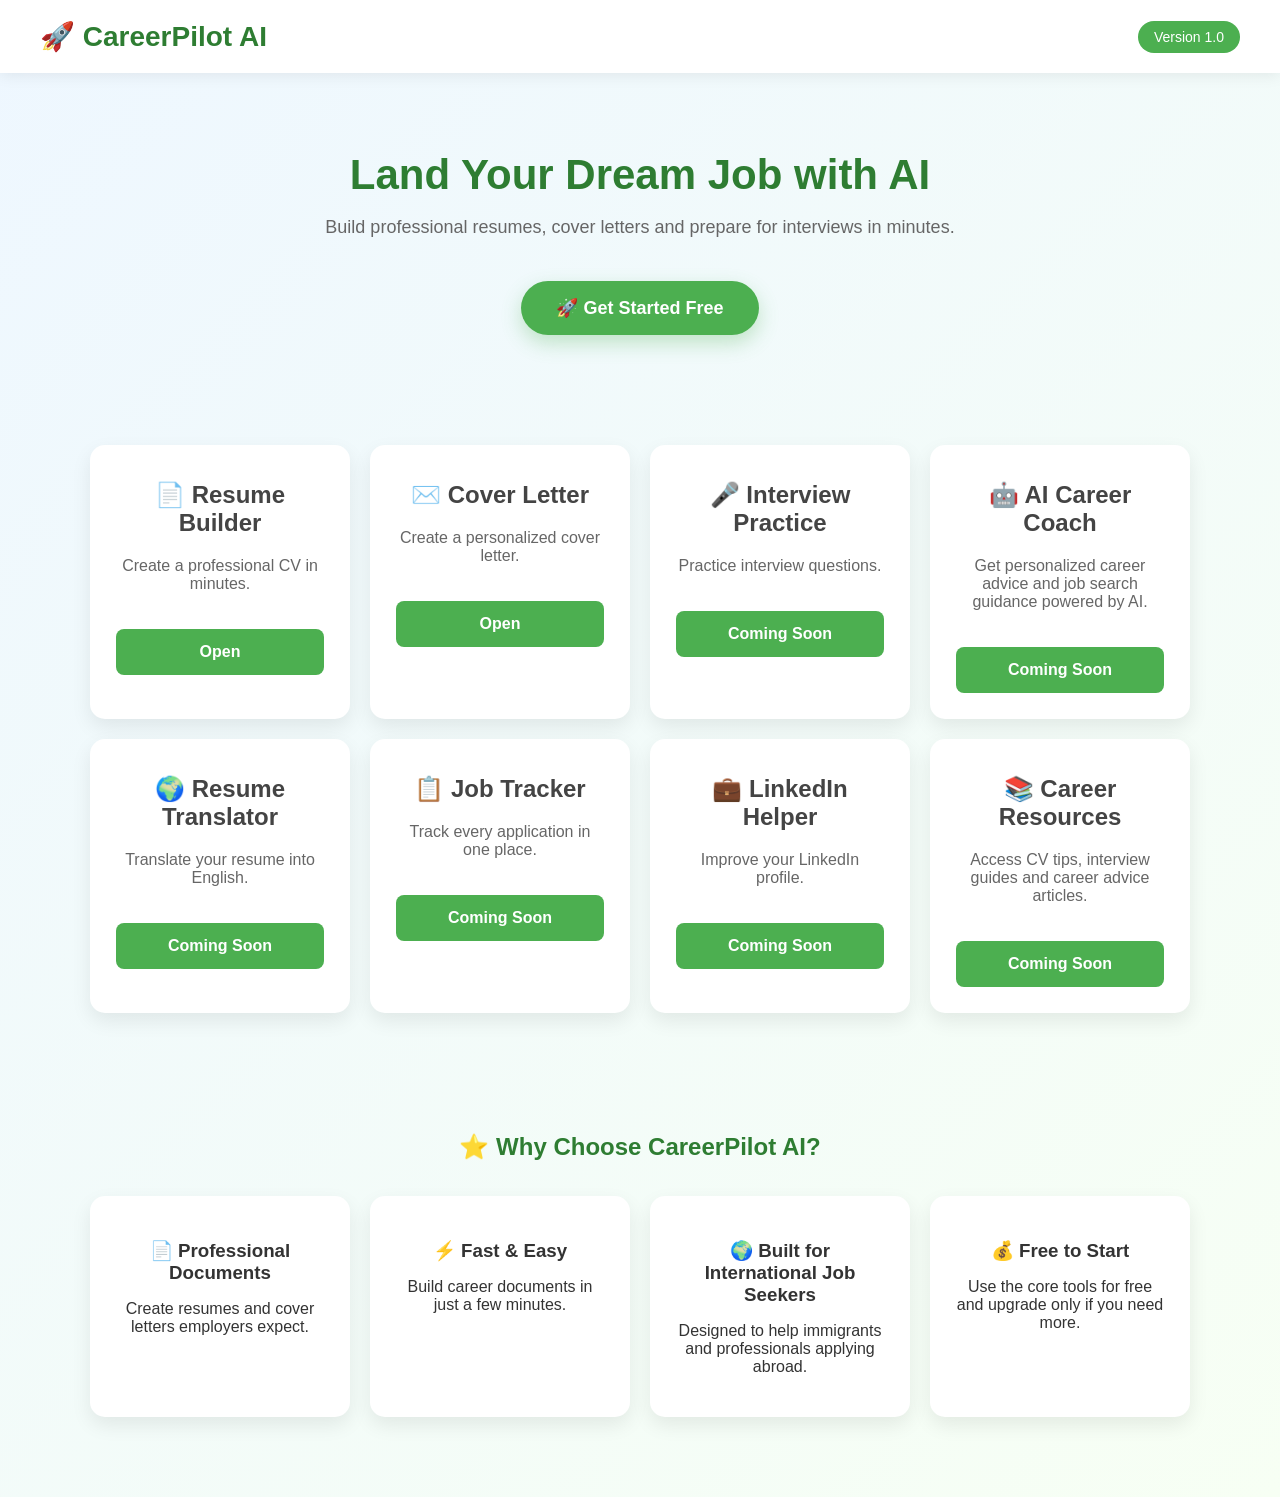
<file: index.html>
<!DOCTYPE html>
<html lang="en">

<head>
<meta charset="UTF-8">
<meta name="viewport" content="width=device-width, initial-scale=1.0">

<title>CareerPilot AI</title>

<link rel="stylesheet" href="./css/style.css?v=2">

<style>

.hero{
    text-align:center;
    padding:50px 20px;
}

.hero h1{
    font-size:42px;
    margin-bottom:10px;
}

.hero p{
    color:#666;
    font-size:18px;
}

.dashboard{
    display:grid;
    grid-template-columns:repeat(auto-fit,minmax(250px,1fr));
    gap:20px;
    max-width:1100px;
    margin:40px auto;
    padding:20px;
}

.tool{
    background:white;
    border-radius:15px;
    padding:25px;
    text-align:center;
    box-shadow:0 8px 20px rgba(0,0,0,.08);
    transition:.3s;
}

.tool:hover{
    transform:translateY(-5px);
}

.tool h2{
    margin-top:10px;
}

.tool p{
    color:#666;
}

.tool button{
    margin-top:20px;
    width:100%;
}

footer{
    text-align:center;
    margin:40px;
    color:#888;
}

</style>

</head>

<body>

<nav class="navbar">

<div class="logo">
🚀 CareerPilot AI
</div>

<div class="version">
Version 1.0
</div>

</nav>

<div class="hero">

<h1>Land Your Dream Job with AI</h1>

<p>
Build professional resumes, cover letters and prepare for interviews in minutes.
</p>
<button class="main-button" onclick="window.location.href='pages/resume.html'">
🚀 Get Started Free
</button>
</div>



</div>

<div class="dashboard">

<div class="tool">
<h2>📄 Resume Builder</h2>
<p>Create a professional CV in minutes.</p>
<button onclick="window.location.href='pages/resume.html'">Open</button>
</div>

<div class="tool">
<h2>✉️ Cover Letter</h2>
<p>Create a personalized cover letter.</p>
<button onclick="window.location.href='pages/cover-letter.html'">Open</button>
</div>

<div class="tool">
<h2>🎤 Interview Practice</h2>
<p>Practice interview questions.</p>
<button disabled>Coming Soon</button>
</div>
<div class="tool">
<h2>🤖 AI Career Coach</h2>

<p>
Get personalized career advice and job search guidance powered by AI.
</p>

<button disabled>Coming Soon</button>
</div>
<div class="tool">
<h2>🌍 Resume Translator</h2>
<p>Translate your resume into English.</p>
<button disabled>Coming Soon</button>
</div>

<div class="tool">
<h2>📋 Job Tracker</h2>
<p>Track every application in one place.</p>
<button disabled>Coming Soon</button>
</div>

<div class="tool">
<h2>💼 LinkedIn Helper</h2>
<p>Improve your LinkedIn profile.</p>
<button disabled>Coming Soon</button>
</div>

<div class="tool">
<h2>📚 Career Resources</h2>

<p>
Access CV tips, interview guides and career advice articles.
</p>

<button disabled>Coming Soon</button>
</div>
</div>

<section class="why">

<h2>⭐ Why Choose CareerPilot AI?</h2>

<div class="why-grid">

<div class="why-card">
<h3>📄 Professional Documents</h3>
<p>Create resumes and cover letters employers expect.</p>
</div>

<div class="why-card">
<h3>⚡ Fast & Easy</h3>
<p>Build career documents in just a few minutes.</p>
</div>

<div class="why-card">
<h3>🌍 Built for International Job Seekers</h3>
<p>Designed to help immigrants and professionals applying abroad.</p>
</div>

<div class="why-card">
<h3>💰 Free to Start</h3>
<p>Use the core tools for free and upgrade only if you need more.</p>
</div>

</div>

</section>
</file>
<file: css/style.css>
/* CareerPilot AI Global Styles */

body{
    margin:0;
    font-family:Arial, Helvetica, sans-serif;
    background:#f4f6f9;
    color:#333;
}

.container{
    width:90%;
    max-width:900px;
    margin:40px auto;
    background:white;
    padding:30px;
    border-radius:12px;
    box-shadow:0 0 20px rgba(0,0,0,.1);
}

.top{
    display:flex;
    justify-content:space-between;
    align-items:center;
    margin-bottom:20px;
}

h1{
    color:#2e7d32;
}

h2{
    color:#444;
}

input,
textarea{
    width:100%;
    padding:12px;
    margin-top:10px;
    margin-bottom:20px;
    font-size:16px;
    border:1px solid #ccc;
    border-radius:8px;
    box-sizing:border-box;
}

textarea{
    min-height:120px;
}

button{
    background:#4CAF50;
    color:white;
    border:none;
    padding:14px 28px;
    font-size:16px;
    border-radius:8px;
    cursor:pointer;
    transition:0.3s;
}

button:hover{
    background:#388e3c;
}

.primary{
    background:#4CAF50;
}

.secondary{
    background:#2196F3;
}

.warning{
    background:#ff9800;
}

.card{
    background:white;
    padding:25px;
    border-radius:12px;
    box-shadow:0 0 15px rgba(0,0,0,.08);
}

footer{
    text-align:center;
    margin-top:40px;
    color:#777;
}
/* ===========================
   Mobile Responsive Design
=========================== */

@media screen and (max-width: 768px){

.container{
    width:95%;
    margin:20px auto;
    padding:20px;
}

.top{
    flex-direction:column;
    gap:15px;
    text-align:center;
}

.hero h1{
    font-size:30px;
}

.hero p{
    font-size:16px;
}

.dashboard{
    display:grid;
    grid-template-columns:repeat(auto-fit, minmax(280px, 1fr));
    gap:30px;
    max-width:1200px;
    margin:60px auto;
    padding:0 20px;
}

.tool{
    background:white;
    border-radius:20px;
    padding:30px;
    text-align:center;
    box-shadow:0 10px 25px rgba(0,0,0,.08);
    transition:.3s;
}

button{
    width:100%;
    margin-top:12px;
}

input,
textarea{
    font-size:16px;
}

}
/* =======================
   Lesson 23
======================= */

body{
    background:linear-gradient(135deg,#eef7ff,#f7fff4);
}

.navbar{

display:flex;
justify-content:space-between;
align-items:center;

padding:20px 40px;

background:white;

box-shadow:0 2px 15px rgba(0,0,0,.08);

}

.logo{

font-size:28px;

font-weight:bold;

color:#2e7d32;

}

.version{

background:#4CAF50;

color:white;

padding:8px 16px;

border-radius:20px;

font-size:14px;

}

.hero{

padding:60px 20px;

}

.hero h1{

font-size:48px;

margin-bottom:15px;

}

.tool{

transition:.3s;

border:1px solid transparent;

}

.tool:hover{

transform:translateY(-8px);

border-color:#4CAF50;

box-shadow:0 15px 30px rgba(0,0,0,.15);

}

.tool button{

font-weight:bold;

}

footer{

font-size:15px;

}
.main-button{
    margin-top:25px;
    background:#4CAF50;
    color:white;
    border:none;
    padding:16px 35px;
    font-size:18px;
    border-radius:30px;
    cursor:pointer;
    font-weight:bold;
    box-shadow:0 8px 20px rgba(76,175,80,.3);
}

.main-button:hover{
    background:#388e3c;
    transform:translateY(-3px);
}
/* ===== Why Choose Section ===== */

.why{
    max-width:1100px;
    margin:60px auto;
    padding:20px;
    text-align:center;
}

.why h2{
    margin-bottom:35px;
    color:#2e7d32;
}

.why-grid{
    display:grid;
    grid-template-columns:repeat(auto-fit,minmax(240px,1fr));
    gap:20px;
}

.why-card{
    background:white;
    padding:25px;
    border-radius:15px;
    box-shadow:0 8px 20px rgba(0,0,0,.08);
    transition:0.3s;
}

.why-card:hover{
    transform:translateY(-5px);
}

.why-card h3{
    margin-bottom:10px;
}
</file>
